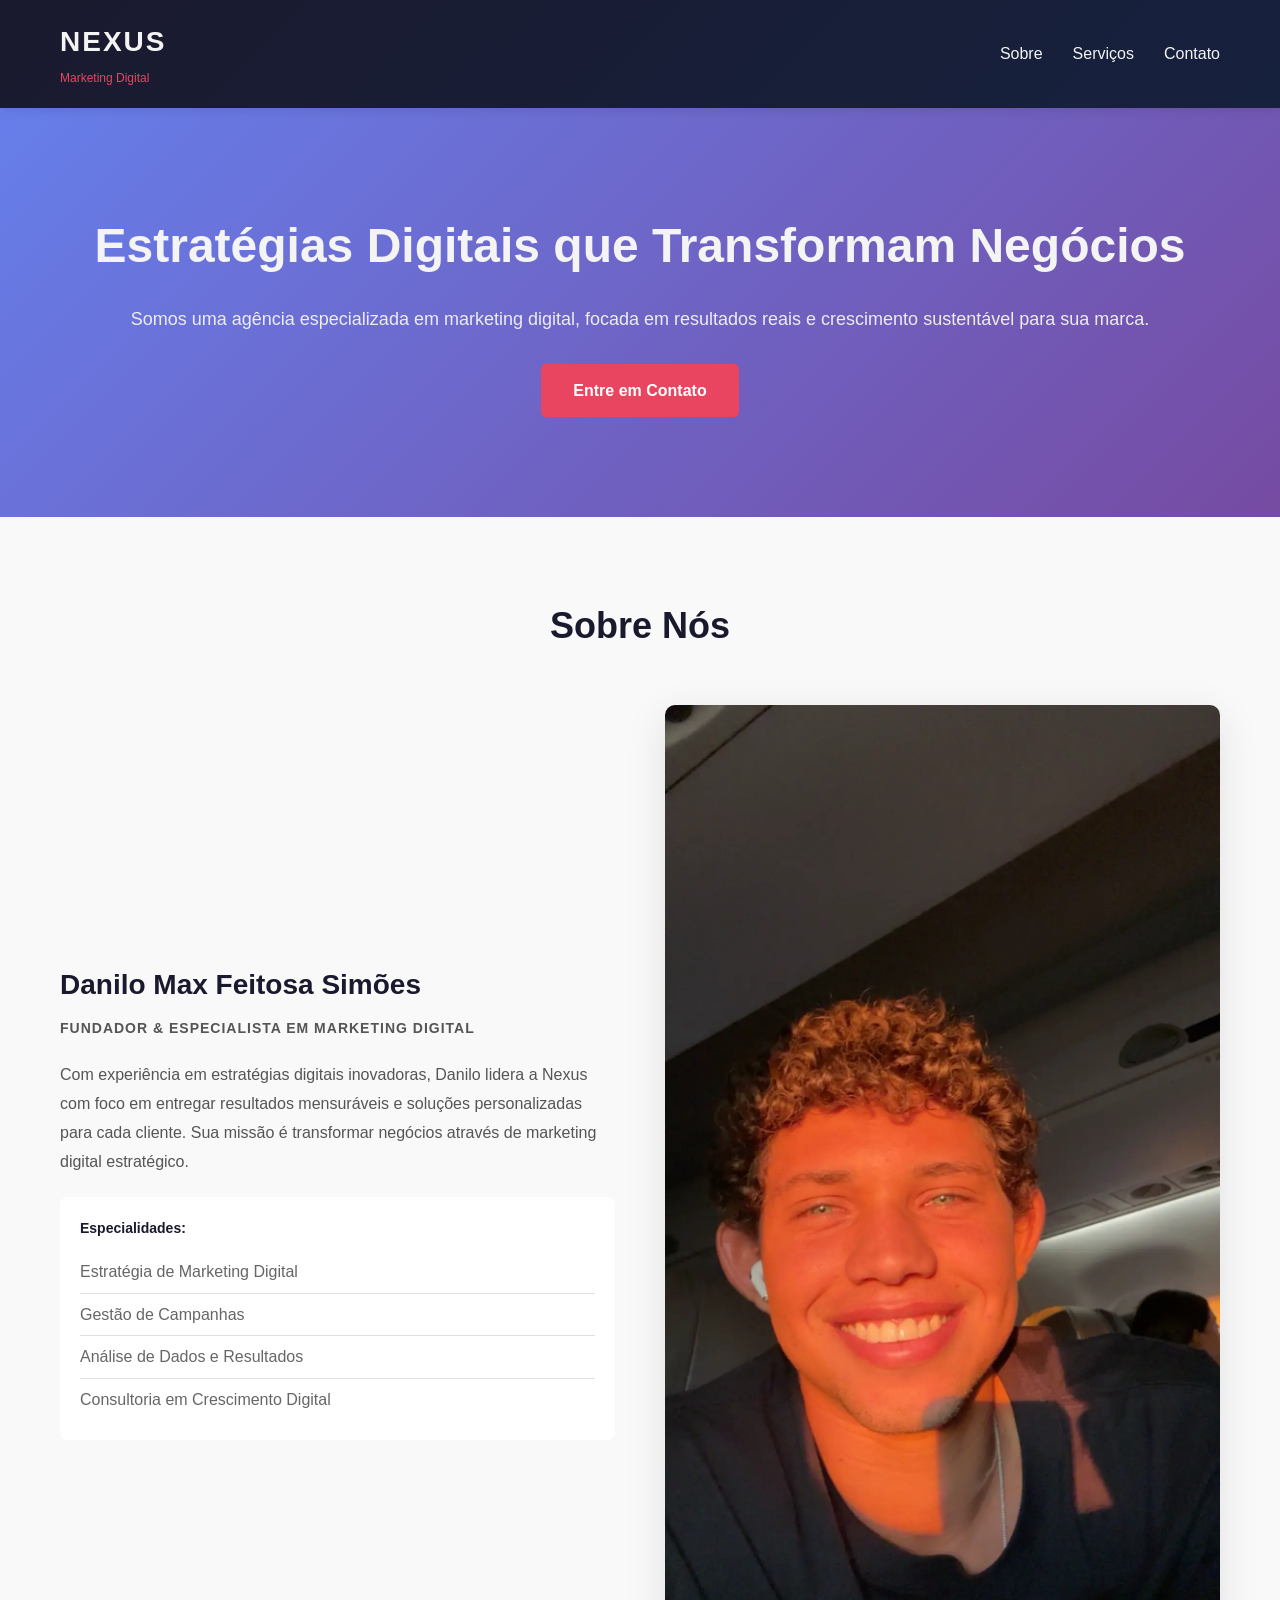
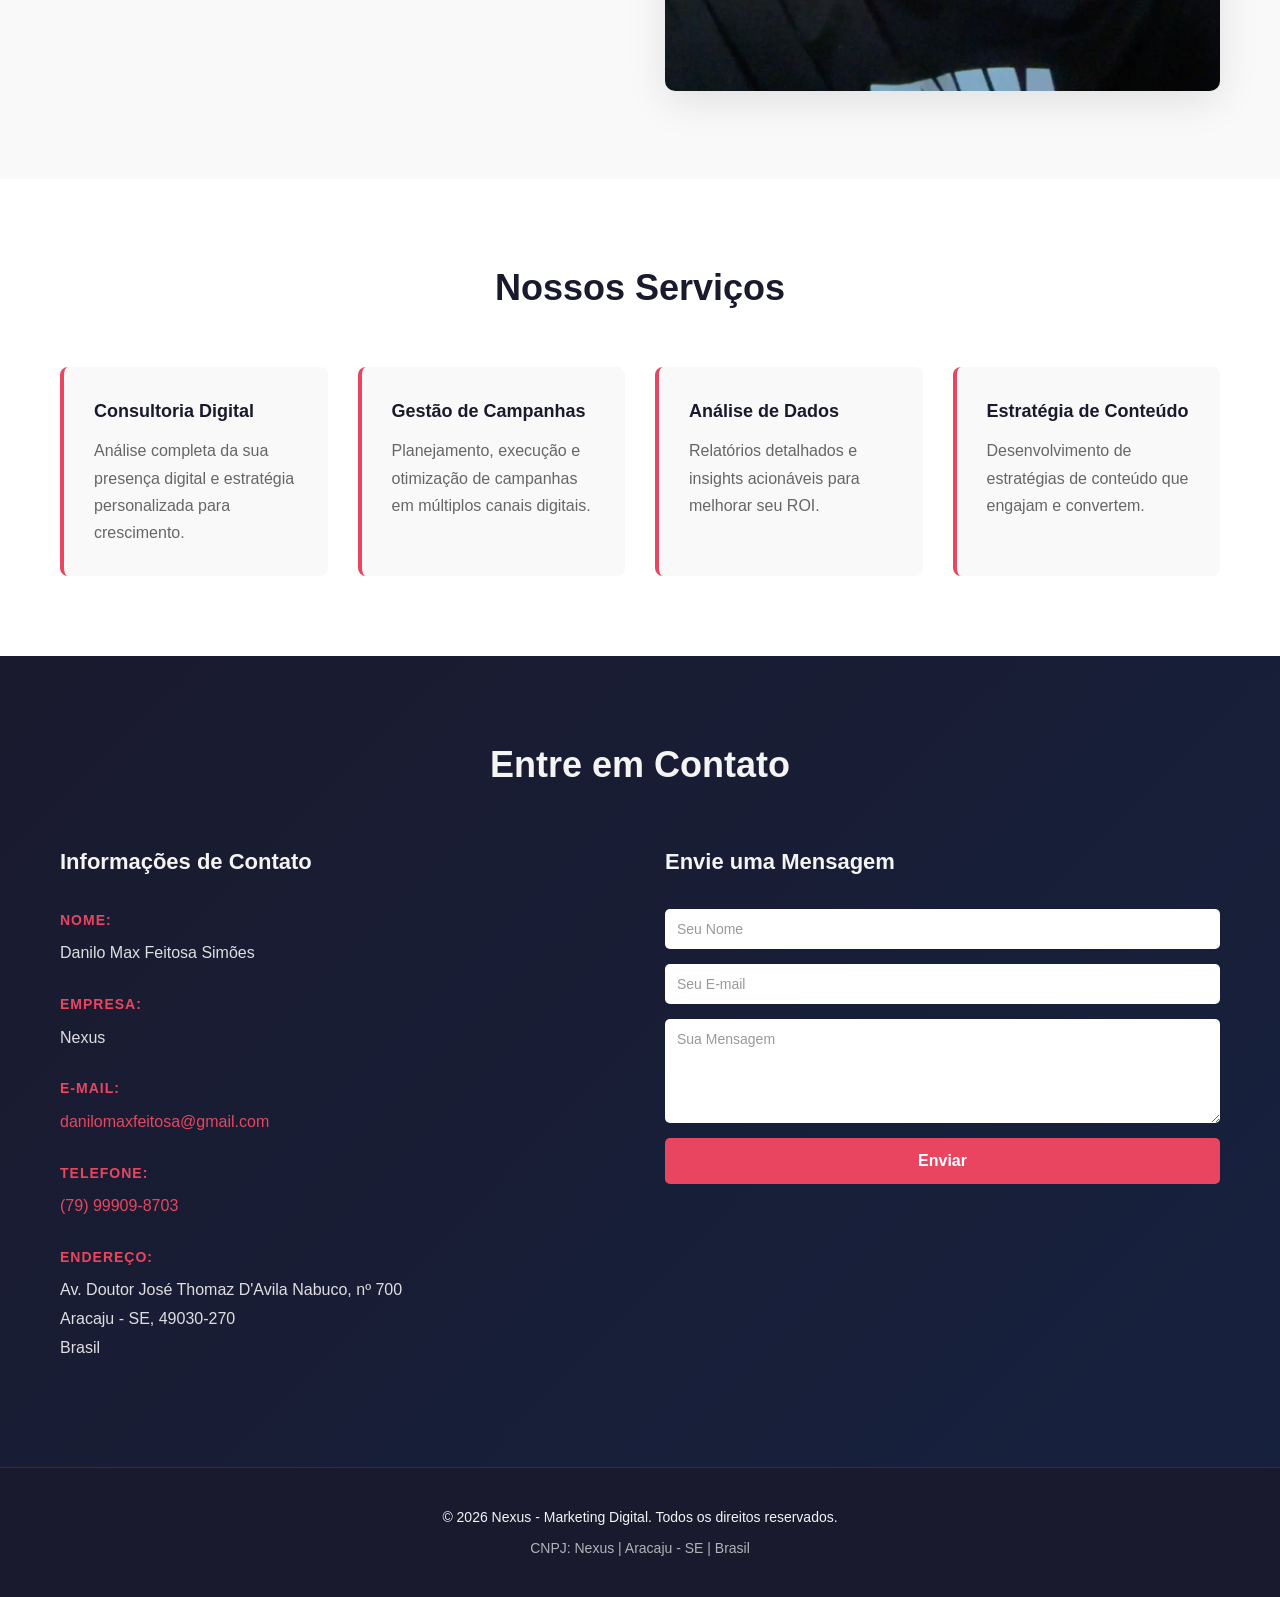
<file: nexus-marketing-digital/index.html>
<!DOCTYPE html>
<html lang="pt-BR">
<head>
    <meta charset="UTF-8">
    <meta name="viewport" content="width=device-width, initial-scale=1.0">
    <meta name="description" content="Nexus - Agência de Marketing Digital. Estratégias inovadoras para crescimento digital.">
    <title>Nexus - Marketing Digital</title>
    <link rel="stylesheet" href="css/style.css">
</head>
<body>
    <!-- HEADER -->
    <header class="header">
        <div class="container">
            <div class="logo">
                <h1>NEXUS</h1>
                <p class="tagline">Marketing Digital</p>
            </div>
            <nav class="nav">
                <a href="#sobre">Sobre</a>
                <a href="#servicos">Serviços</a>
                <a href="#contato">Contato</a>
            </nav>
        </div>
    </header>

    <!-- HERO SECTION -->
    <section class="hero">
        <div class="container">
            <div class="hero-content">
                <h2>Estratégias Digitais que Transformam Negócios</h2>
                <p>Somos uma agência especializada em marketing digital, focada em resultados reais e crescimento sustentável para sua marca.</p>
                <a href="#contato" class="btn btn-primary">Entre em Contato</a>
            </div>
        </div>
    </section>

    <!-- SOBRE SECTION -->
    <section id="sobre" class="sobre">
        <div class="container">
            <h2>Sobre Nós</h2>
            <div class="sobre-content">
                <div class="sobre-text">
                    <h3>Danilo Max Feitosa Simões</h3>
                    <p class="cargo">Fundador & Especialista em Marketing Digital</p>
                    <p>Com experiência em estratégias digitais inovadoras, Danilo lidera a Nexus com foco em entregar resultados mensuráveis e soluções personalizadas para cada cliente. Sua missão é transformar negócios através de marketing digital estratégico.</p>
                    <div class="expertise">
                        <h4>Especialidades:</h4>
                        <ul>
                            <li>Estratégia de Marketing Digital</li>
                            <li>Gestão de Campanhas</li>
                            <li>Análise de Dados e Resultados</li>
                            <li>Consultoria em Crescimento Digital</li>
                        </ul>
                    </div>
                </div>
                <div class="sobre-img">
                    <img src="images/danilo.webp" alt="Danilo Max Feitosa Simões - Fundador Nexus">
                </div>
            </div>
        </div>
    </section>

    <!-- SERVIÇOS SECTION -->
    <section id="servicos" class="servicos">
        <div class="container">
            <h2>Nossos Serviços</h2>
            <div class="servicos-grid">
                <div class="servico-card">
                    <h3>Consultoria Digital</h3>
                    <p>Análise completa da sua presença digital e estratégia personalizada para crescimento.</p>
                </div>
                <div class="servico-card">
                    <h3>Gestão de Campanhas</h3>
                    <p>Planejamento, execução e otimização de campanhas em múltiplos canais digitais.</p>
                </div>
                <div class="servico-card">
                    <h3>Análise de Dados</h3>
                    <p>Relatórios detalhados e insights acionáveis para melhorar seu ROI.</p>
                </div>
                <div class="servico-card">
                    <h3>Estratégia de Conteúdo</h3>
                    <p>Desenvolvimento de estratégias de conteúdo que engajam e convertem.</p>
                </div>
            </div>
        </div>
    </section>

    <!-- CONTATO SECTION -->
    <section id="contato" class="contato">
        <div class="container">
            <h2>Entre em Contato</h2>
            <div class="contato-content">
                <div class="contato-info">
                    <h3>Informações de Contato</h3>
                    <div class="info-item">
                        <strong>Nome:</strong>
                        <p>Danilo Max Feitosa Simões</p>
                    </div>
                    <div class="info-item">
                        <strong>Empresa:</strong>
                        <p>Nexus</p>
                    </div>
                    <div class="info-item">
                        <strong>E-mail:</strong>
                        <p><a href="mailto:danilomaxfeitosa@gmail.com">danilomaxfeitosa@gmail.com</a></p>
                    </div>
                    <div class="info-item">
                        <strong>Telefone:</strong>
                        <p><a href="tel:+5579999098703">(79) 99909-8703</a></p>
                    </div>
                    <div class="info-item">
                        <strong>Endereço:</strong>
                        <p>Av. Doutor José Thomaz D'Avila Nabuco, nº 700<br>Aracaju - SE, 49030-270<br>Brasil</p>
                    </div>
                </div>
                <div class="contato-form">
                    <h3>Envie uma Mensagem</h3>
                    <form>
                        <input type="text" placeholder="Seu Nome" required>
                        <input type="email" placeholder="Seu E-mail" required>
                        <textarea placeholder="Sua Mensagem" rows="5" required></textarea>
                        <button type="submit" class="btn btn-primary">Enviar</button>
                    </form>
                </div>
            </div>
        </div>
    </section>

    <!-- FOOTER -->
    <footer class="footer">
        <div class="container">
            <p>&copy; 2026 Nexus - Marketing Digital. Todos os direitos reservados.</p>
            <p class="footer-info">CNPJ: Nexus | Aracaju - SE | Brasil</p>
        </div>
    </footer>

    <script src="js/script.js"></script>
</body>
</html>
</file>
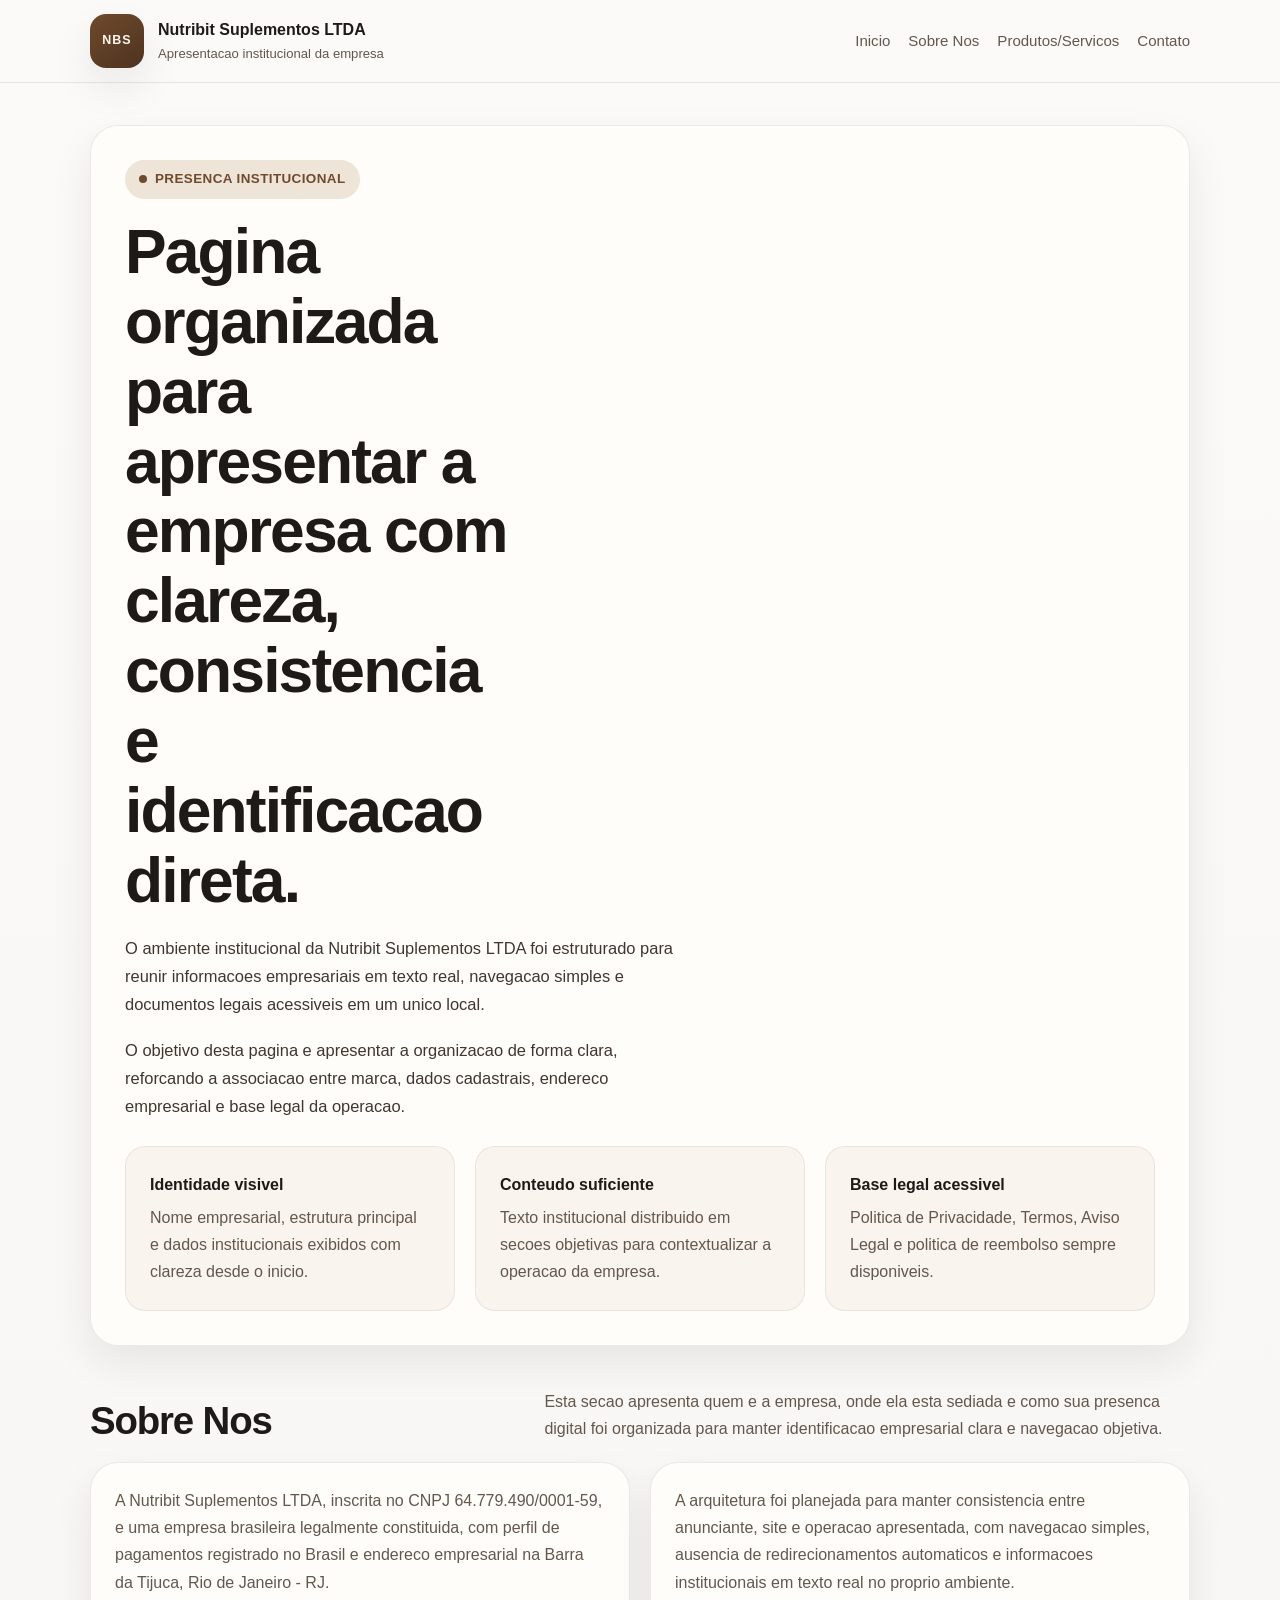
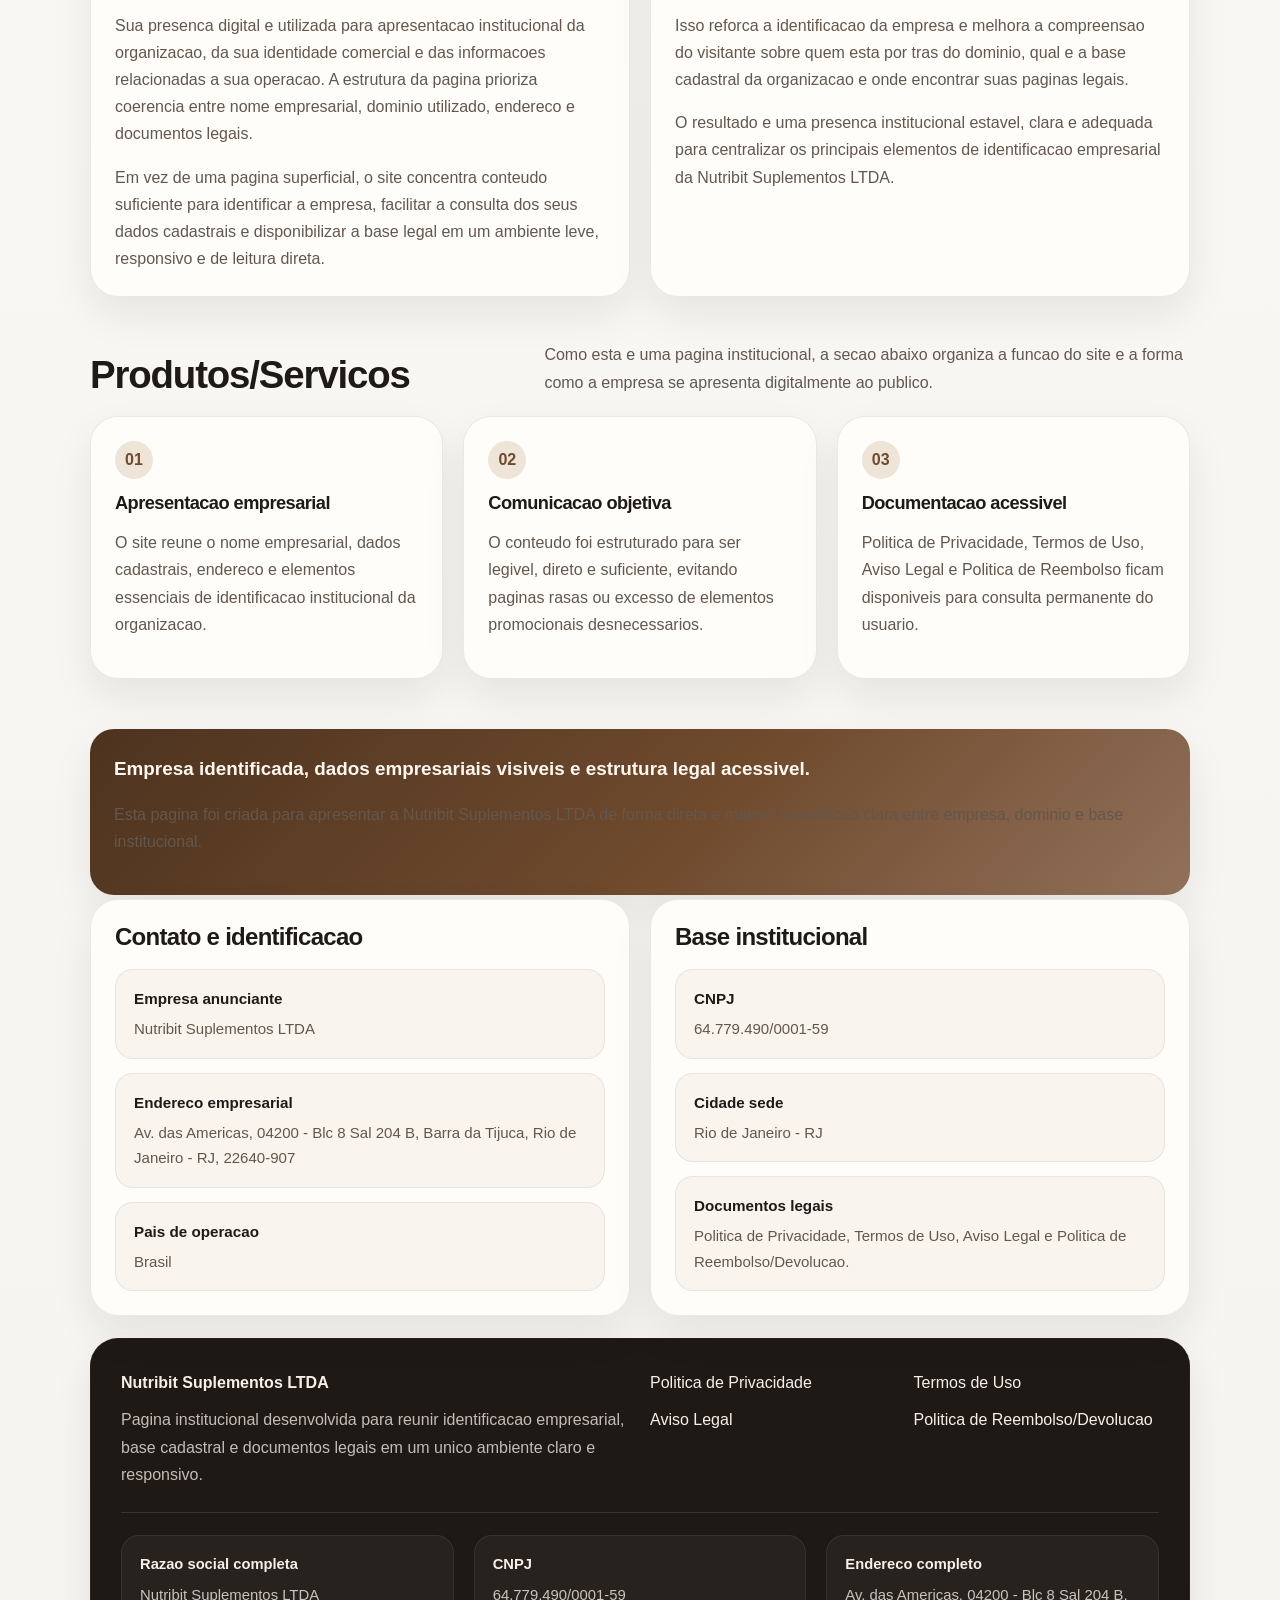
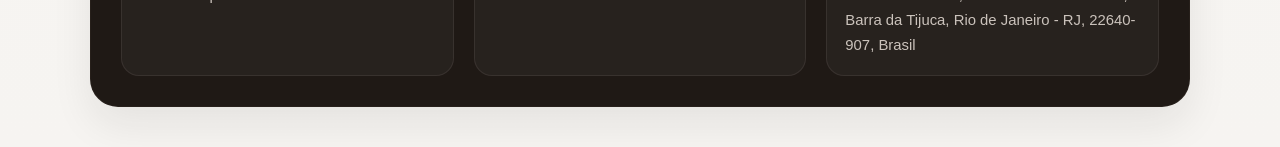
<file: pre_sk/index.html>
<!DOCTYPE html>
<html lang="pt-BR">
<head>
  <meta charset="UTF-8">
  <meta name="viewport" content="width=device-width, initial-scale=1.0">
  <title>Nutribit Suplementos LTDA</title>
  <meta name="description" content="Pagina institucional da Nutribit Suplementos LTDA com apresentacao da empresa, dados cadastrais e documentos legais.">
  <style>
    :root {
      --bg: #f6f4f1;
      --surface: #fffdfa;
      --ink: #1e1a17;
      --muted: #63574d;
      --accent: #6f4a2d;
      --accent-soft: #efe4d8;
      --line: #ddd2c5;
      --shadow: 0 18px 40px rgba(30, 26, 23, 0.08);
    }
    * { box-sizing: border-box; }
    html { scroll-behavior: smooth; }
    body {
      margin: 0;
      font-family: "Segoe UI", Arial, sans-serif;
      background: linear-gradient(180deg, #fbfaf8 0%, var(--bg) 100%);
      color: var(--ink);
      line-height: 1.7;
    }
    a { color: inherit; text-decoration: none; }
    .wrap { width: min(1100px, calc(100% - 32px)); margin: 0 auto; }
    .topbar {
      position: sticky;
      top: 0;
      z-index: 20;
      background: rgba(251, 250, 248, 0.94);
      backdrop-filter: blur(10px);
      border-bottom: 1px solid rgba(99, 87, 77, 0.14);
    }
    .topbar-inner {
      min-height: 82px;
      display: flex;
      align-items: center;
      justify-content: space-between;
      gap: 24px;
    }
    .brand {
      display: flex;
      align-items: center;
      gap: 14px;
      min-width: 0;
    }
    .brand-mark {
      width: 54px;
      height: 54px;
      border-radius: 16px;
      display: grid;
      place-items: center;
      background: linear-gradient(145deg, #6f4a2d, #4d331f);
      color: #fff8f1;
      font-size: 0.78rem;
      font-weight: 800;
      letter-spacing: 0.08em;
      box-shadow: var(--shadow);
      flex: 0 0 auto;
    }
    .brand-copy strong,
    .brand-copy span { display: block; }
    .brand-copy strong { font-size: 1rem; }
    .brand-copy span { color: var(--muted); font-size: 0.82rem; }
    .nav {
      display: flex;
      flex-wrap: wrap;
      gap: 10px 18px;
      color: var(--muted);
      font-size: 0.94rem;
    }
    .nav a:hover,
    .nav a:focus-visible { color: var(--accent); }
    .hero { padding: 42px 0 20px; }
    .hero-card,
    .card,
    .footer-wrap {
      background: var(--surface);
      border: 1px solid rgba(99, 87, 77, 0.12);
      border-radius: 28px;
      box-shadow: var(--shadow);
    }
    .hero-card { padding: 34px; }
    .eyebrow {
      display: inline-flex;
      align-items: center;
      gap: 8px;
      padding: 8px 14px;
      border-radius: 999px;
      background: var(--accent-soft);
      color: var(--accent);
      font-size: 0.84rem;
      font-weight: 700;
      text-transform: uppercase;
      letter-spacing: 0.03em;
    }
    .eyebrow::before {
      content: "";
      width: 8px;
      height: 8px;
      border-radius: 50%;
      background: var(--accent);
    }
    h1, h2, h3 {
      margin: 0;
      line-height: 1.12;
      letter-spacing: -0.03em;
    }
    h1 {
      margin-top: 18px;
      font-size: clamp(2.2rem, 5vw, 3.9rem);
      max-width: 11ch;
    }
    .hero-card p {
      margin: 18px 0 0;
      max-width: 62ch;
      color: #40362f;
      font-size: 1.03rem;
    }
    .hero-points,
    .services-grid,
    .about-grid,
    .contact-grid,
    .footer-top,
    .fiscal {
      display: grid;
      gap: 20px;
    }
    .hero-points { grid-template-columns: repeat(3, minmax(0, 1fr)); margin-top: 26px; }
    .point,
    .service-card,
    .about-copy,
    .about-side,
    .contact-panel,
    .identity-panel {
      padding: 24px;
    }
    .point {
      border-radius: 20px;
      background: #faf4ee;
      border: 1px solid rgba(99, 87, 77, 0.1);
    }
    .point strong { display: block; margin-bottom: 6px; }
    .point span,
    .service-card p,
    .detail span,
    .section-head p,
    .about-copy p,
    .about-side p,
    .cta-band p {
      color: var(--muted);
    }
    section { padding: 22px 0; }
    .section-head {
      display: grid;
      grid-template-columns: minmax(0, 0.8fr) minmax(0, 1.2fr);
      gap: 24px;
      align-items: end;
      margin-bottom: 20px;
    }
    .section-head h2 { font-size: clamp(1.9rem, 3vw, 2.9rem); }
    .section-head p { margin: 0; }
    .about-grid,
    .contact-grid,
    .footer-top { grid-template-columns: 1fr 1fr; }
    .about-copy p,
    .about-side p,
    .contact-panel p,
    .identity-panel p { margin: 0 0 16px; }
    .about-copy p:last-child,
    .about-side p:last-child,
    .contact-panel p:last-child,
    .identity-panel p:last-child { margin-bottom: 0; }
    .services-grid { grid-template-columns: repeat(3, minmax(0, 1fr)); }
    .service-index {
      display: inline-flex;
      width: 38px;
      height: 38px;
      align-items: center;
      justify-content: center;
      border-radius: 50%;
      margin-bottom: 14px;
      background: var(--accent-soft);
      color: var(--accent);
      font-weight: 700;
    }
    .service-card h3 { font-size: 1.14rem; margin-bottom: 10px; }
    .detail-list {
      display: grid;
      gap: 14px;
      margin-top: 18px;
    }
    .detail {
      padding: 16px 18px;
      border-radius: 18px;
      background: #faf4ee;
      border: 1px solid rgba(99, 87, 77, 0.1);
    }
    .detail strong {
      display: block;
      margin-bottom: 4px;
      font-size: 0.95rem;
    }
    .detail span {
      display: block;
      font-size: 0.94rem;
      word-break: break-word;
    }
    .cta-band {
      margin: 6px 0 4px;
      padding: 24px;
      border-radius: 24px;
      background: linear-gradient(135deg, #4d331f, #6f4a2d 55%, #92715a 100%);
      color: #fff8f1;
      box-shadow: var(--shadow);
    }
    .cta-band strong {
      display: block;
      font-size: 1.18rem;
      margin-bottom: 6px;
    }
    footer { padding: 0 0 40px; }
    .footer-wrap {
      padding: 30px;
      background: #1f1915;
      color: #f8efe8;
    }
    .footer-top {
      padding-bottom: 24px;
      border-bottom: 1px solid rgba(248, 239, 232, 0.12);
    }
    .footer-top p {
      margin: 10px 0 0;
      color: rgba(248, 239, 232, 0.76);
      max-width: 60ch;
    }
    .footer-links {
      display: grid;
      grid-template-columns: repeat(2, minmax(0, 1fr));
      gap: 10px 18px;
      align-content: start;
    }
    .footer-links a:hover,
    .footer-links a:focus-visible { color: #ffd7c0; }
    .fiscal {
      grid-template-columns: repeat(3, minmax(0, 1fr));
      margin-top: 22px;
    }
    .fiscal-box {
      padding: 16px 18px;
      border-radius: 18px;
      background: rgba(255, 255, 255, 0.04);
      border: 1px solid rgba(248, 239, 232, 0.08);
    }
    .fiscal-box strong {
      display: block;
      margin-bottom: 6px;
      font-size: 0.92rem;
    }
    .fiscal-box span {
      display: block;
      color: rgba(248, 239, 232, 0.78);
      font-size: 0.93rem;
    }
    @media (max-width: 960px) {
      .section-head,
      .about-grid,
      .contact-grid,
      .footer-top,
      .services-grid,
      .fiscal,
      .hero-points {
        grid-template-columns: 1fr;
      }
      .topbar-inner {
        min-height: auto;
        padding: 12px 0;
        align-items: flex-start;
        flex-direction: column;
      }
    }
    @media (max-width: 640px) {
      .wrap { width: min(100% - 20px, 1100px); }
      .hero-card,
      .point,
      .service-card,
      .about-copy,
      .about-side,
      .contact-panel,
      .identity-panel,
      .footer-wrap {
        padding-left: 20px;
        padding-right: 20px;
      }
      .footer-links { grid-template-columns: 1fr; }
      .nav { font-size: 0.86rem; }
    }
  </style>
</head>
<body>
  <header class="topbar">
    <div class="wrap topbar-inner">
      <a class="brand" href="#inicio" aria-label="Ir para o inicio">
        <div class="brand-mark" aria-hidden="true">NBS</div>
        <div class="brand-copy">
          <strong>Nutribit Suplementos LTDA</strong>
          <span>Apresentacao institucional da empresa</span>
        </div>
      </a>
      <nav class="nav" aria-label="Navegacao principal">
        <a href="#inicio">Inicio</a>
        <a href="#sobre">Sobre Nos</a>
        <a href="#servicos">Produtos/Servicos</a>
        <a href="#contato">Contato</a>
      </nav>
    </div>
  </header>

  <main>
    <section class="hero" id="inicio">
      <div class="wrap">
        <div class="hero-card">
          <span class="eyebrow">Presenca institucional</span>
          <h1>Pagina organizada para apresentar a empresa com clareza, consistencia e identificacao direta.</h1>
          <p>
            O ambiente institucional da Nutribit Suplementos LTDA foi estruturado para reunir informacoes
            empresariais em texto real, navegacao simples e documentos legais acessiveis em um unico local.
          </p>
          <p>
            O objetivo desta pagina e apresentar a organizacao de forma clara, reforcando a associacao entre
            marca, dados cadastrais, endereco empresarial e base legal da operacao.
          </p>
          <div class="hero-points">
            <div class="point">
              <strong>Identidade visivel</strong>
              <span>Nome empresarial, estrutura principal e dados institucionais exibidos com clareza desde o inicio.</span>
            </div>
            <div class="point">
              <strong>Conteudo suficiente</strong>
              <span>Texto institucional distribuido em secoes objetivas para contextualizar a operacao da empresa.</span>
            </div>
            <div class="point">
              <strong>Base legal acessivel</strong>
              <span>Politica de Privacidade, Termos, Aviso Legal e politica de reembolso sempre disponiveis.</span>
            </div>
          </div>
        </div>
      </div>
    </section>

    <section id="sobre">
      <div class="wrap">
        <div class="section-head">
          <h2>Sobre Nos</h2>
          <p>
            Esta secao apresenta quem e a empresa, onde ela esta sediada e como sua presenca digital
            foi organizada para manter identificacao empresarial clara e navegacao objetiva.
          </p>
        </div>
        <div class="about-grid">
          <article class="card about-copy">
            <p>
              A Nutribit Suplementos LTDA, inscrita no CNPJ 64.779.490/0001-59, e uma empresa brasileira
              legalmente constituida, com perfil de pagamentos registrado no Brasil e endereco empresarial
              na Barra da Tijuca, Rio de Janeiro - RJ.
            </p>
            <p>
              Sua presenca digital e utilizada para apresentacao institucional da organizacao, da sua identidade
              comercial e das informacoes relacionadas a sua operacao. A estrutura da pagina prioriza coerencia
              entre nome empresarial, dominio utilizado, endereco e documentos legais.
            </p>
            <p>
              Em vez de uma pagina superficial, o site concentra conteudo suficiente para identificar a empresa,
              facilitar a consulta dos seus dados cadastrais e disponibilizar a base legal em um ambiente leve,
              responsivo e de leitura direta.
            </p>
          </article>
          <aside class="card about-side">
            <p>
              A arquitetura foi planejada para manter consistencia entre anunciante, site e operacao apresentada,
              com navegacao simples, ausencia de redirecionamentos automaticos e informacoes institucionais em
              texto real no proprio ambiente.
            </p>
            <p>
              Isso reforca a identificacao da empresa e melhora a compreensao do visitante sobre quem esta
              por tras do dominio, qual e a base cadastral da organizacao e onde encontrar suas paginas legais.
            </p>
            <p>
              O resultado e uma presenca institucional estavel, clara e adequada para centralizar os principais
              elementos de identificacao empresarial da Nutribit Suplementos LTDA.
            </p>
          </aside>
        </div>
      </div>
    </section>

    <section id="servicos">
      <div class="wrap">
        <div class="section-head">
          <h2>Produtos/Servicos</h2>
          <p>
            Como esta e uma pagina institucional, a secao abaixo organiza a funcao do site e a forma como
            a empresa se apresenta digitalmente ao publico.
          </p>
        </div>
        <div class="services-grid">
          <article class="card service-card">
            <span class="service-index">01</span>
            <h3>Apresentacao empresarial</h3>
            <p>
              O site reune o nome empresarial, dados cadastrais, endereco e elementos essenciais de
              identificacao institucional da organizacao.
            </p>
          </article>
          <article class="card service-card">
            <span class="service-index">02</span>
            <h3>Comunicacao objetiva</h3>
            <p>
              O conteudo foi estruturado para ser legivel, direto e suficiente, evitando paginas rasas ou
              excesso de elementos promocionais desnecessarios.
            </p>
          </article>
          <article class="card service-card">
            <span class="service-index">03</span>
            <h3>Documentacao acessivel</h3>
            <p>
              Politica de Privacidade, Termos de Uso, Aviso Legal e Politica de Reembolso ficam disponiveis
              para consulta permanente do usuario.
            </p>
          </article>
        </div>
      </div>
    </section>

    <section id="contato">
      <div class="wrap">
        <div class="cta-band">
          <strong>Empresa identificada, dados empresariais visiveis e estrutura legal acessivel.</strong>
          <p>
            Esta pagina foi criada para apresentar a Nutribit Suplementos LTDA de forma direta e manter
            associacao clara entre empresa, dominio e base institucional.
          </p>
        </div>
        <div class="contact-grid">
          <div class="card contact-panel">
            <h2>Contato e identificacao</h2>
            <div class="detail-list">
              <div class="detail">
                <strong>Empresa anunciante</strong>
                <span>Nutribit Suplementos LTDA</span>
              </div>
              <div class="detail">
                <strong>Endereco empresarial</strong>
                <span>Av. das Americas, 04200 - Blc 8 Sal 204 B, Barra da Tijuca, Rio de Janeiro - RJ, 22640-907</span>
              </div>
              <div class="detail">
                <strong>Pais de operacao</strong>
                <span>Brasil</span>
              </div>
            </div>
          </div>
          <div class="card identity-panel">
            <h2>Base institucional</h2>
            <div class="detail-list">
              <div class="detail">
                <strong>CNPJ</strong>
                <span>64.779.490/0001-59</span>
              </div>
              <div class="detail">
                <strong>Cidade sede</strong>
                <span>Rio de Janeiro - RJ</span>
              </div>
              <div class="detail">
                <strong>Documentos legais</strong>
                <span>Politica de Privacidade, Termos de Uso, Aviso Legal e Politica de Reembolso/Devolucao.</span>
              </div>
            </div>
          </div>
        </div>
      </div>
    </section>
  </main>

  <footer>
    <div class="wrap footer-wrap">
      <div class="footer-top">
        <div>
          <strong>Nutribit Suplementos LTDA</strong>
          <p>
            Pagina institucional desenvolvida para reunir identificacao empresarial, base cadastral e documentos
            legais em um unico ambiente claro e responsivo.
          </p>
        </div>
        <nav class="footer-links" aria-label="Links legais">
          <a href="privacy.html">Politica de Privacidade</a>
          <a href="terms.html">Termos de Uso</a>
          <a href="disclaimer.html">Aviso Legal</a>
          <a href="refund.html">Politica de Reembolso/Devolucao</a>
        </nav>
      </div>
      <div class="fiscal">
        <div class="fiscal-box">
          <strong>Razao social completa</strong>
          <span>Nutribit Suplementos LTDA</span>
        </div>
        <div class="fiscal-box">
          <strong>CNPJ</strong>
          <span>64.779.490/0001-59</span>
        </div>
        <div class="fiscal-box">
          <strong>Endereco completo</strong>
          <span>Av. das Americas, 04200 - Blc 8 Sal 204 B, Barra da Tijuca, Rio de Janeiro - RJ, 22640-907, Brasil</span>
        </div>
      </div>
    </div>
  </footer>
</body>
</html>
</file>
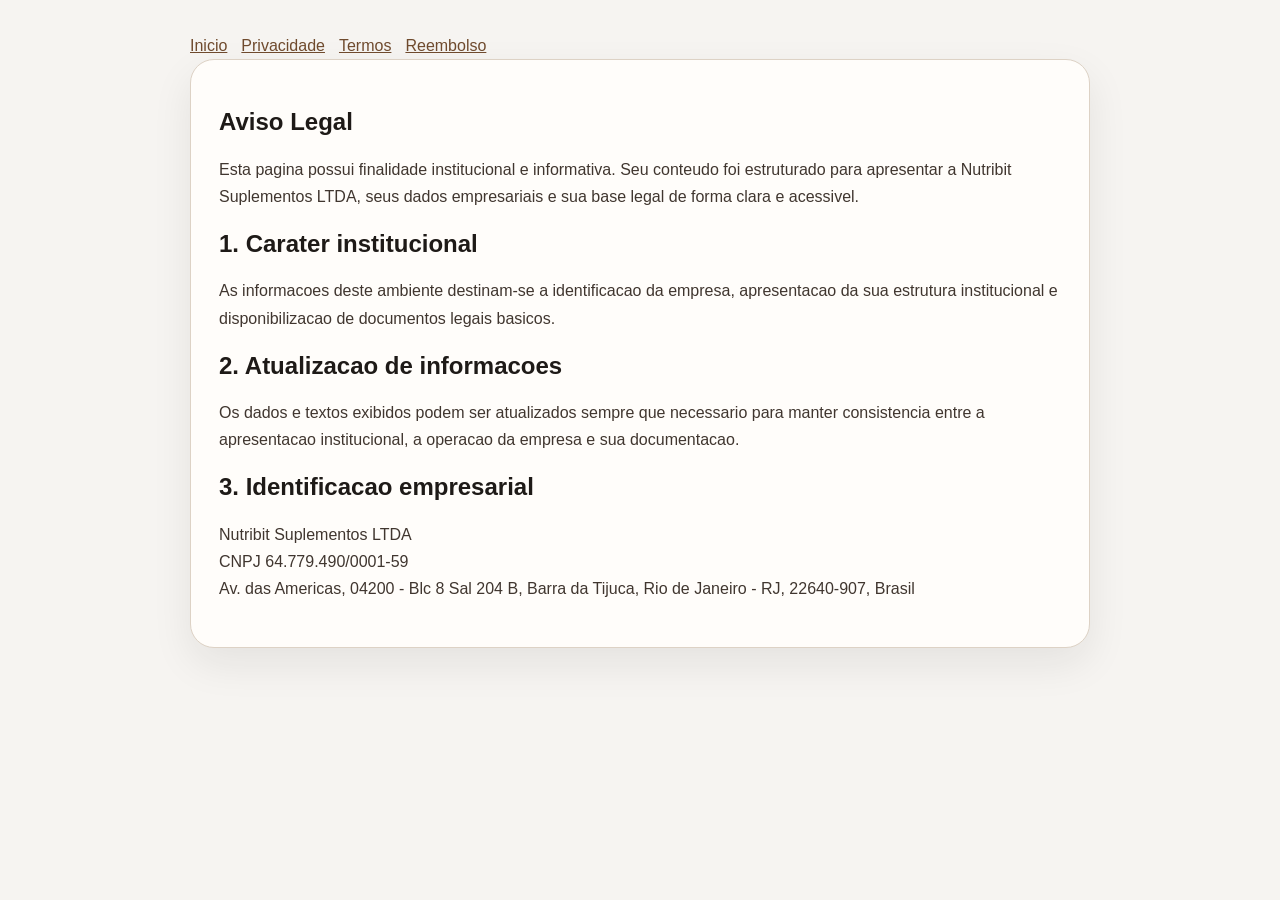
<file: pre_sk/disclaimer.html>
<!DOCTYPE html>
<html lang="pt-BR">
<head>
  <meta charset="UTF-8">
  <meta name="viewport" content="width=device-width, initial-scale=1.0">
  <title>Aviso Legal | Nutribit Suplementos LTDA</title>
  <style>
    body { margin: 0; font-family: "Segoe UI", Arial, sans-serif; color: #1e1a17; background: #f6f4f1; line-height: 1.7; }
    .wrap { width: min(900px, calc(100% - 32px)); margin: 0 auto; padding: 32px 0 56px; }
    .card { background: #fffdfa; border: 1px solid #ddd2c5; border-radius: 24px; padding: 28px; box-shadow: 0 16px 40px rgba(30, 26, 23, 0.08); }
    a { color: #6f4a2d; }
    h1, h2 { line-height: 1.15; }
    p { color: #40362f; }
    nav a { margin-right: 14px; }
  </style>
</head>
<body>
  <div class="wrap">
    <nav><a href="index.html">Inicio</a><a href="privacy.html">Privacidade</a><a href="terms.html">Termos</a><a href="refund.html">Reembolso</a></nav>
    <article class="card">
      <h1>Aviso Legal</h1>
      <p>Esta pagina possui finalidade institucional e informativa. Seu conteudo foi estruturado para apresentar a Nutribit Suplementos LTDA, seus dados empresariais e sua base legal de forma clara e acessivel.</p>
      <h2>1. Carater institucional</h2>
      <p>As informacoes deste ambiente destinam-se a identificacao da empresa, apresentacao da sua estrutura institucional e disponibilizacao de documentos legais basicos.</p>
      <h2>2. Atualizacao de informacoes</h2>
      <p>Os dados e textos exibidos podem ser atualizados sempre que necessario para manter consistencia entre a apresentacao institucional, a operacao da empresa e sua documentacao.</p>
      <h2>3. Identificacao empresarial</h2>
      <p>Nutribit Suplementos LTDA<br>CNPJ 64.779.490/0001-59<br>Av. das Americas, 04200 - Blc 8 Sal 204 B, Barra da Tijuca, Rio de Janeiro - RJ, 22640-907, Brasil</p>
    </article>
  </div>
</body>
</html>
</file>
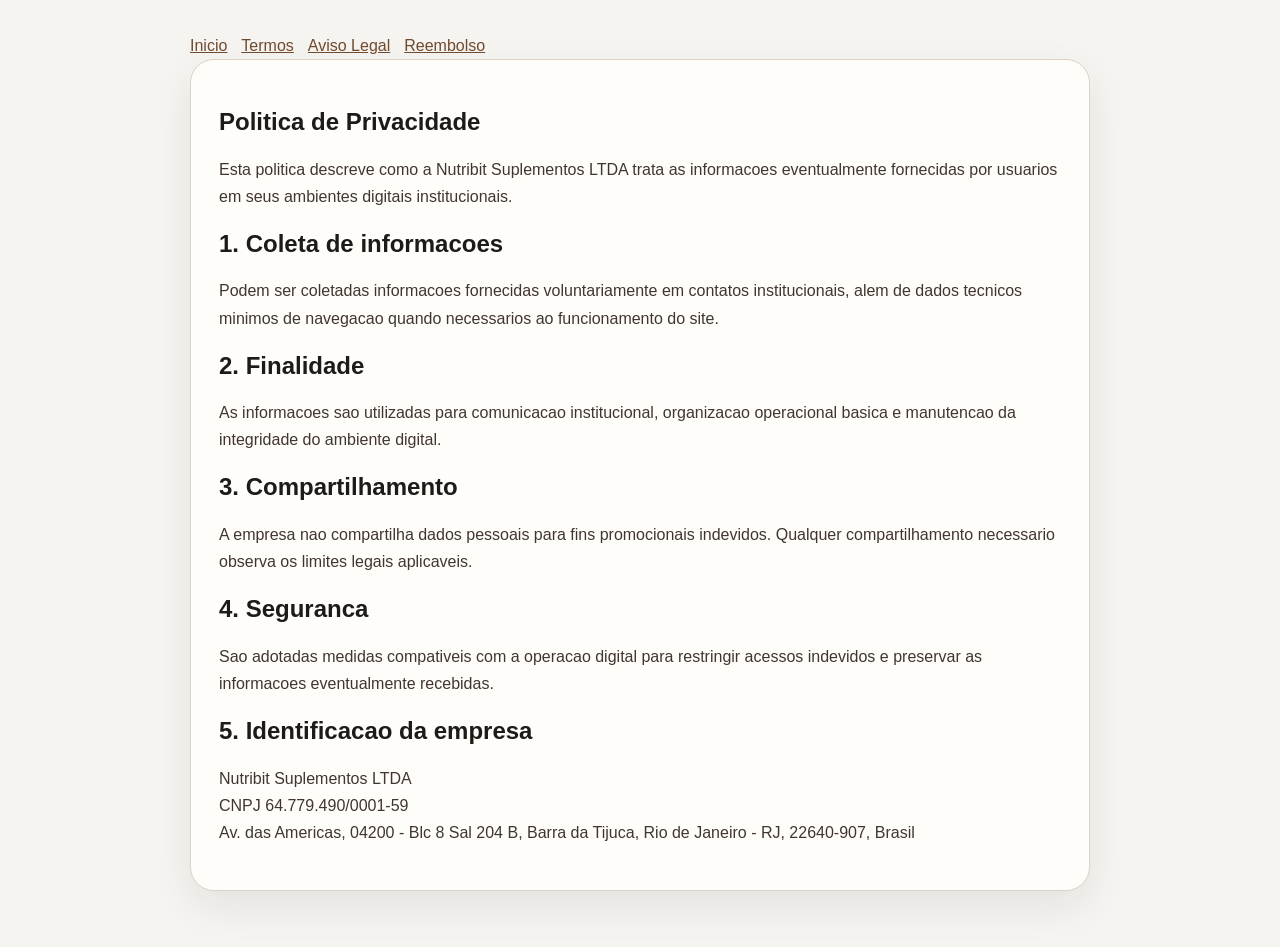
<file: pre_sk/privacy.html>
<!DOCTYPE html>
<html lang="pt-BR">
<head>
  <meta charset="UTF-8">
  <meta name="viewport" content="width=device-width, initial-scale=1.0">
  <title>Politica de Privacidade | Nutribit Suplementos LTDA</title>
  <style>
    body { margin: 0; font-family: "Segoe UI", Arial, sans-serif; color: #1e1a17; background: #f6f4f1; line-height: 1.7; }
    .wrap { width: min(900px, calc(100% - 32px)); margin: 0 auto; padding: 32px 0 56px; }
    .card { background: #fffdfa; border: 1px solid #ddd2c5; border-radius: 24px; padding: 28px; box-shadow: 0 16px 40px rgba(30, 26, 23, 0.08); }
    a { color: #6f4a2d; }
    h1, h2 { line-height: 1.15; }
    p { color: #40362f; }
    nav a { margin-right: 14px; }
  </style>
</head>
<body>
  <div class="wrap">
    <nav><a href="index.html">Inicio</a><a href="terms.html">Termos</a><a href="disclaimer.html">Aviso Legal</a><a href="refund.html">Reembolso</a></nav>
    <article class="card">
      <h1>Politica de Privacidade</h1>
      <p>Esta politica descreve como a Nutribit Suplementos LTDA trata as informacoes eventualmente fornecidas por usuarios em seus ambientes digitais institucionais.</p>
      <h2>1. Coleta de informacoes</h2>
      <p>Podem ser coletadas informacoes fornecidas voluntariamente em contatos institucionais, alem de dados tecnicos minimos de navegacao quando necessarios ao funcionamento do site.</p>
      <h2>2. Finalidade</h2>
      <p>As informacoes sao utilizadas para comunicacao institucional, organizacao operacional basica e manutencao da integridade do ambiente digital.</p>
      <h2>3. Compartilhamento</h2>
      <p>A empresa nao compartilha dados pessoais para fins promocionais indevidos. Qualquer compartilhamento necessario observa os limites legais aplicaveis.</p>
      <h2>4. Seguranca</h2>
      <p>Sao adotadas medidas compativeis com a operacao digital para restringir acessos indevidos e preservar as informacoes eventualmente recebidas.</p>
      <h2>5. Identificacao da empresa</h2>
      <p>Nutribit Suplementos LTDA<br>CNPJ 64.779.490/0001-59<br>Av. das Americas, 04200 - Blc 8 Sal 204 B, Barra da Tijuca, Rio de Janeiro - RJ, 22640-907, Brasil</p>
    </article>
  </div>
</body>
</html>
</file>
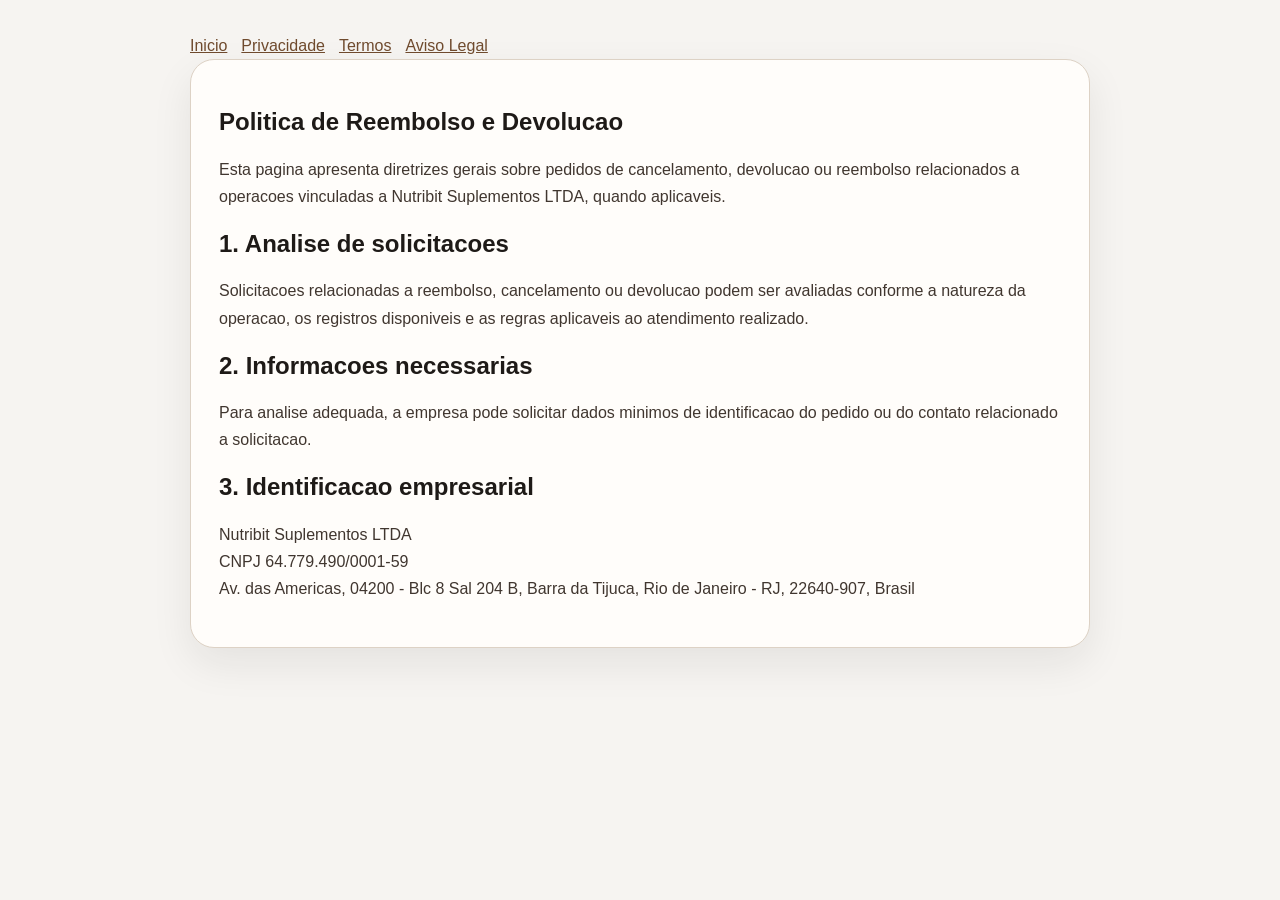
<file: pre_sk/refund.html>
<!DOCTYPE html>
<html lang="pt-BR">
<head>
  <meta charset="UTF-8">
  <meta name="viewport" content="width=device-width, initial-scale=1.0">
  <title>Politica de Reembolso e Devolucao | Nutribit Suplementos LTDA</title>
  <style>
    body { margin: 0; font-family: "Segoe UI", Arial, sans-serif; color: #1e1a17; background: #f6f4f1; line-height: 1.7; }
    .wrap { width: min(900px, calc(100% - 32px)); margin: 0 auto; padding: 32px 0 56px; }
    .card { background: #fffdfa; border: 1px solid #ddd2c5; border-radius: 24px; padding: 28px; box-shadow: 0 16px 40px rgba(30, 26, 23, 0.08); }
    a { color: #6f4a2d; }
    h1, h2 { line-height: 1.15; }
    p { color: #40362f; }
    nav a { margin-right: 14px; }
  </style>
</head>
<body>
  <div class="wrap">
    <nav><a href="index.html">Inicio</a><a href="privacy.html">Privacidade</a><a href="terms.html">Termos</a><a href="disclaimer.html">Aviso Legal</a></nav>
    <article class="card">
      <h1>Politica de Reembolso e Devolucao</h1>
      <p>Esta pagina apresenta diretrizes gerais sobre pedidos de cancelamento, devolucao ou reembolso relacionados a operacoes vinculadas a Nutribit Suplementos LTDA, quando aplicaveis.</p>
      <h2>1. Analise de solicitacoes</h2>
      <p>Solicitacoes relacionadas a reembolso, cancelamento ou devolucao podem ser avaliadas conforme a natureza da operacao, os registros disponiveis e as regras aplicaveis ao atendimento realizado.</p>
      <h2>2. Informacoes necessarias</h2>
      <p>Para analise adequada, a empresa pode solicitar dados minimos de identificacao do pedido ou do contato relacionado a solicitacao.</p>
      <h2>3. Identificacao empresarial</h2>
      <p>Nutribit Suplementos LTDA<br>CNPJ 64.779.490/0001-59<br>Av. das Americas, 04200 - Blc 8 Sal 204 B, Barra da Tijuca, Rio de Janeiro - RJ, 22640-907, Brasil</p>
    </article>
  </div>
</body>
</html>
</file>
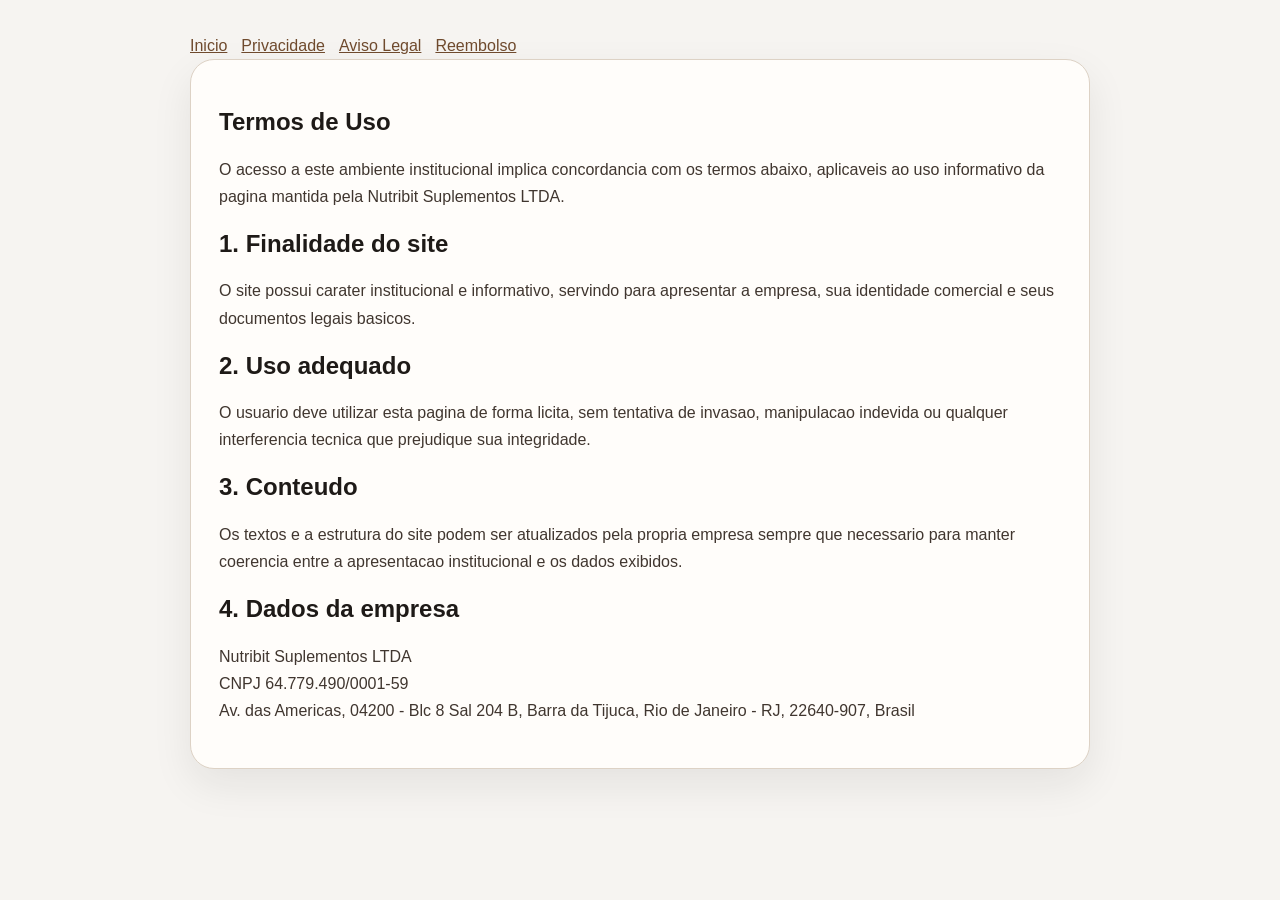
<file: pre_sk/terms.html>
<!DOCTYPE html>
<html lang="pt-BR">
<head>
  <meta charset="UTF-8">
  <meta name="viewport" content="width=device-width, initial-scale=1.0">
  <title>Termos de Uso | Nutribit Suplementos LTDA</title>
  <style>
    body { margin: 0; font-family: "Segoe UI", Arial, sans-serif; color: #1e1a17; background: #f6f4f1; line-height: 1.7; }
    .wrap { width: min(900px, calc(100% - 32px)); margin: 0 auto; padding: 32px 0 56px; }
    .card { background: #fffdfa; border: 1px solid #ddd2c5; border-radius: 24px; padding: 28px; box-shadow: 0 16px 40px rgba(30, 26, 23, 0.08); }
    a { color: #6f4a2d; }
    h1, h2 { line-height: 1.15; }
    p { color: #40362f; }
    nav a { margin-right: 14px; }
  </style>
</head>
<body>
  <div class="wrap">
    <nav><a href="index.html">Inicio</a><a href="privacy.html">Privacidade</a><a href="disclaimer.html">Aviso Legal</a><a href="refund.html">Reembolso</a></nav>
    <article class="card">
      <h1>Termos de Uso</h1>
      <p>O acesso a este ambiente institucional implica concordancia com os termos abaixo, aplicaveis ao uso informativo da pagina mantida pela Nutribit Suplementos LTDA.</p>
      <h2>1. Finalidade do site</h2>
      <p>O site possui carater institucional e informativo, servindo para apresentar a empresa, sua identidade comercial e seus documentos legais basicos.</p>
      <h2>2. Uso adequado</h2>
      <p>O usuario deve utilizar esta pagina de forma licita, sem tentativa de invasao, manipulacao indevida ou qualquer interferencia tecnica que prejudique sua integridade.</p>
      <h2>3. Conteudo</h2>
      <p>Os textos e a estrutura do site podem ser atualizados pela propria empresa sempre que necessario para manter coerencia entre a apresentacao institucional e os dados exibidos.</p>
      <h2>4. Dados da empresa</h2>
      <p>Nutribit Suplementos LTDA<br>CNPJ 64.779.490/0001-59<br>Av. das Americas, 04200 - Blc 8 Sal 204 B, Barra da Tijuca, Rio de Janeiro - RJ, 22640-907, Brasil</p>
    </article>
  </div>
</body>
</html>
</file>
<file: nexus-marketing-digital/css/style.css>
* {
    margin: 0;
    padding: 0;
    box-sizing: border-box;
}

:root {
    --primary-color: #1a1a2e;
    --secondary-color: #16213e;
    --accent-color: #0f3460;
    --highlight-color: #e94560;
    --text-light: #f4f4f4;
    --text-dark: #1a1a2e;
    --border-color: #e0e0e0;
}

body {
    font-family: 'Segoe UI', Tahoma, Geneva, Verdana, sans-serif;
    line-height: 1.6;
    color: var(--text-dark);
    background-color: #ffffff;
}

.container {
    max-width: 1200px;
    margin: 0 auto;
    padding: 0 20px;
}

/* HEADER */
.header {
    background: linear-gradient(135deg, var(--primary-color), var(--secondary-color));
    color: var(--text-light);
    padding: 20px 0;
    box-shadow: 0 2px 10px rgba(0, 0, 0, 0.1);
    position: sticky;
    top: 0;
    z-index: 100;
}

.header .container {
    display: flex;
    justify-content: space-between;
    align-items: center;
}

.logo h1 {
    font-size: 28px;
    font-weight: 700;
    letter-spacing: 2px;
}

.logo .tagline {
    font-size: 12px;
    color: var(--highlight-color);
    margin-top: 4px;
}

.nav {
    display: flex;
    gap: 30px;
}

.nav a {
    color: var(--text-light);
    text-decoration: none;
    font-weight: 500;
    transition: color 0.3s ease;
}

.nav a:hover {
    color: var(--highlight-color);
}

/* HERO SECTION */
.hero {
    background: linear-gradient(135deg, #667eea 0%, #764ba2 100%);
    color: var(--text-light);
    padding: 100px 0;
    text-align: center;
}

.hero-content h2 {
    font-size: 48px;
    margin-bottom: 20px;
    font-weight: 700;
}

.hero-content p {
    font-size: 18px;
    margin-bottom: 30px;
    opacity: 0.95;
}

/* BUTTONS */
.btn {
    display: inline-block;
    padding: 14px 32px;
    text-decoration: none;
    border-radius: 5px;
    font-weight: 600;
    transition: all 0.3s ease;
    border: none;
    cursor: pointer;
    font-size: 16px;
}

.btn-primary {
    background-color: var(--highlight-color);
    color: white;
}

.btn-primary:hover {
    background-color: #d63a4d;
    transform: translateY(-2px);
    box-shadow: 0 8px 20px rgba(233, 69, 96, 0.3);
}

/* SOBRE SECTION */
.sobre {
    padding: 80px 0;
    background-color: #f9f9f9;
}

.sobre h2 {
    font-size: 36px;
    margin-bottom: 50px;
    text-align: center;
    color: var(--primary-color);
}

.sobre-content {
    display: grid;
    grid-template-columns: 1fr 1fr;
    gap: 50px;
    align-items: center;
}

.sobre-text h3 {
    font-size: 28px;
    margin-bottom: 8px;
    color: var(--primary-color);
}

.cargo {
    color: var(--highlight-color);
    font-weight: 600;
    margin-bottom: 20px;
    font-size: 14px;
    text-transform: uppercase;
    letter-spacing: 1px;
}

.sobre-text p {
    margin-bottom: 20px;
    color: #555;
    line-height: 1.8;
}

.expertise {
    background: white;
    padding: 20px;
    border-radius: 8px;
    margin-top: 20px;
}

.expertise h4 {
    color: var(--primary-color);
    margin-bottom: 12px;
    font-size: 14px;
}

.expertise ul {
    list-style: none;
}

.expertise li {
    padding: 8px 0;
    color: #666;
    border-bottom: 1px solid var(--border-color);
}

.expertise li:last-child {
    border-bottom: none;
}

.sobre-img img {
    width: 100%;
    border-radius: 10px;
    box-shadow: 0 10px 40px rgba(0, 0, 0, 0.1);
}

/* SERVIÇOS SECTION */
.servicos {
    padding: 80px 0;
    background-color: white;
}

.servicos h2 {
    font-size: 36px;
    margin-bottom: 50px;
    text-align: center;
    color: var(--primary-color);
}

.servicos-grid {
    display: grid;
    grid-template-columns: repeat(auto-fit, minmax(250px, 1fr));
    gap: 30px;
}

.servico-card {
    background: #f9f9f9;
    padding: 30px;
    border-radius: 8px;
    border-left: 4px solid var(--highlight-color);
    transition: all 0.3s ease;
}

.servico-card:hover {
    box-shadow: 0 10px 30px rgba(0, 0, 0, 0.1);
    transform: translateY(-5px);
}

.servico-card h3 {
    color: var(--primary-color);
    margin-bottom: 12px;
    font-size: 18px;
}

.servico-card p {
    color: #666;
    line-height: 1.7;
}

/* CONTATO SECTION */
.contato {
    padding: 80px 0;
    background: linear-gradient(135deg, var(--primary-color), var(--secondary-color));
    color: var(--text-light);
}

.contato h2 {
    font-size: 36px;
    margin-bottom: 50px;
    text-align: center;
}

.contato-content {
    display: grid;
    grid-template-columns: 1fr 1fr;
    gap: 50px;
}

.contato-info h3,
.contato-form h3 {
    font-size: 22px;
    margin-bottom: 30px;
}

.info-item {
    margin-bottom: 25px;
}

.info-item strong {
    display: block;
    color: var(--highlight-color);
    margin-bottom: 8px;
    font-size: 14px;
    text-transform: uppercase;
    letter-spacing: 1px;
}

.info-item p {
    color: rgba(244, 244, 244, 0.9);
    line-height: 1.8;
}

.info-item a {
    color: var(--highlight-color);
    text-decoration: none;
    transition: color 0.3s ease;
}

.info-item a:hover {
    color: var(--text-light);
}

.contato-form form {
    display: flex;
    flex-direction: column;
    gap: 15px;
}

.contato-form input,
.contato-form textarea {
    padding: 12px;
    border: none;
    border-radius: 5px;
    font-family: inherit;
    font-size: 14px;
}

.contato-form input::placeholder,
.contato-form textarea::placeholder {
    color: #999;
}

.contato-form textarea {
    resize: vertical;
}

/* FOOTER */
.footer {
    background-color: var(--primary-color);
    color: var(--text-light);
    text-align: center;
    padding: 30px 0;
    border-top: 1px solid rgba(244, 244, 244, 0.1);
}

.footer p {
    margin: 8px 0;
    font-size: 14px;
}

.footer-info {
    color: rgba(244, 244, 244, 0.7);
    font-size: 12px;
}

/* RESPONSIVE */
@media (max-width: 768px) {
    .header .container {
        flex-direction: column;
        gap: 20px;
    }

    .nav {
        gap: 15px;
        font-size: 14px;
    }

    .hero-content h2 {
        font-size: 32px;
    }

    .hero-content p {
        font-size: 16px;
    }

    .sobre-content,
    .contato-content {
        grid-template-columns: 1fr;
    }

    .servicos-grid {
        grid-template-columns: 1fr;
    }

    .sobre h2,
    .servicos h2,
    .contato h2 {
        font-size: 28px;
    }
}

@media (max-width: 480px) {
    .logo h1 {
        font-size: 20px;
    }

    .nav {
        flex-direction: column;
        gap: 10px;
    }

    .hero-content h2 {
        font-size: 24px;
    }

    .btn {
        padding: 12px 24px;
        font-size: 14px;
    }
}
</file>
